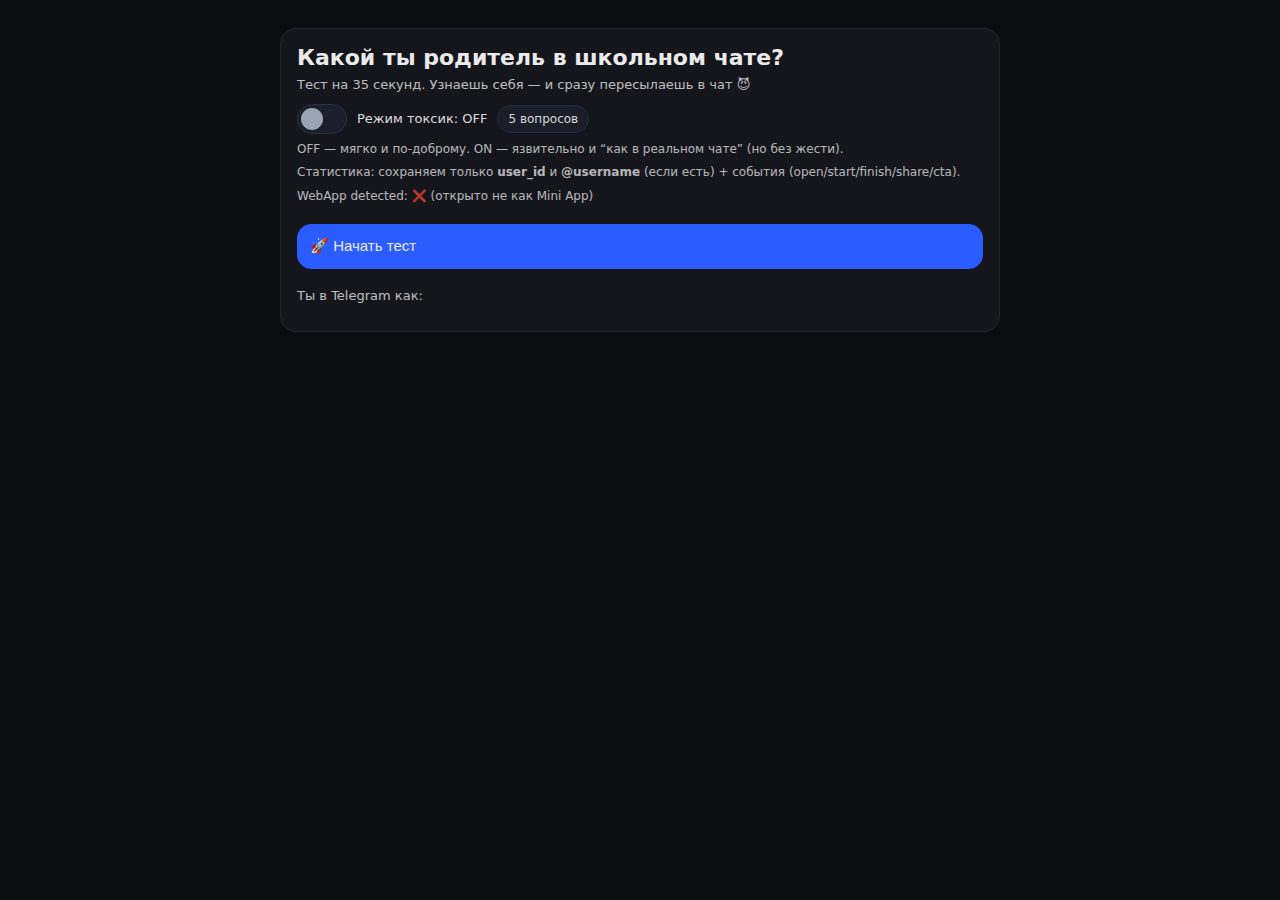
<file: index.html>
<!doctype html>
<html lang="ru">
<head>
  <meta charset="UTF-8" />
  <meta name="viewport" content="width=device-width, initial-scale=1.0"/>
  <title>Какой ты родитель в школьном чате?</title>
  <script src="https://telegram.org/js/telegram-web-app.js"></script>
  <style>
    body{font-family:system-ui,-apple-system,Segoe UI,Roboto,Arial; margin:0; background:#0b0c10; color:#eaeaea}
    .wrap{max-width:720px; margin:0 auto; padding:16px}
    .card{background:#14161c; border:1px solid #222533; border-radius:16px; padding:16px; margin:12px 0}
    h1{font-size:22px; margin:0 0 6px}
    .muted{opacity:.78; font-size:13px; line-height:1.35}
    .q{font-size:18px; line-height:1.25; margin:0 0 12px}
    .btn{width:100%; text-align:left; border:1px solid #2a2f40; background:#10121a; color:#eaeaea;
         border-radius:14px; padding:12px 12px; margin:8px 0; cursor:pointer; font-size:15px; line-height:1.25}
    .btn:hover{border-color:#3a415a}
    .row{display:flex; gap:10px; flex-wrap:wrap}
    .pill{background:#1b1f2b; border:1px solid #2a2f40; border-radius:999px; padding:6px 10px; font-size:12px; opacity:.9}
    .actions{display:flex; gap:10px; flex-wrap:wrap}
    .primary{background:#2b5cff; border-color:#2b5cff}
    .primary:hover{filter:brightness(1.05)}
    .small{font-size:13px}
    a{color:#8fb3ff}
    .divider{height:1px; background:#222533; margin:14px 0}
    .hint{font-size:12px; opacity:.75; line-height:1.3}

    /* avatars */
    .avatarRow{display:flex; align-items:center; gap:12px}
    .avatar{
      width:64px; height:64px; border-radius:999px;
      border:1px solid #2a2f40;
      background:#0f1118;
      display:flex; align-items:center; justify-content:center;
      overflow:hidden; flex:0 0 64px;
      box-shadow:0 10px 25px rgba(0,0,0,.25);
    }
    .typeTag{font-size:12px; opacity:.82; margin-top:4px}

    /* toggle */
    .toggle{display:flex; align-items:center; gap:10px; margin-top:10px}
    .switch{position:relative; width:48px; height:28px; background:#1b1f2b; border:1px solid #2a2f40; border-radius:999px; cursor:pointer}
    .knob{position:absolute; top:3px; left:3px; width:22px; height:22px; border-radius:999px; background:#9aa4b2; transition:all .15s ease}
    .switch.on{background:#2b5cff; border-color:#2b5cff}
    .switch.on .knob{left:23px; background:white}
    .toggleLabel{font-size:13px; opacity:.92}
  </style>
</head>
<body>
  <div class="wrap">

    <!-- START -->
    <div class="card" id="screen-start">
      <h1>Какой ты родитель в школьном чате?</h1>
      <div class="muted">Тест на 35 секунд. Узнаешь себя — и сразу пересылаешь в чат 😈</div>

      <div class="toggle">
        <div class="switch" id="toxicSwitch" role="switch" aria-checked="false"><div class="knob"></div></div>
        <div class="toggleLabel" id="toxicLabel">Режим токсик: OFF</div>
        <div class="pill">5 вопросов</div>
      </div>
      <div class="hint" id="toxicExplain" style="margin-top:8px">
        OFF — мягко и по-доброму. ON — язвительно и “как в реальном чате” (но без жести).
      </div>

      <div class="hint" style="margin-top:8px">
        Статистика: сохраняем только <b>user_id</b> и <b>@username</b> (если есть) + события (open/start/finish/share/cta).
      </div>

      <div class="hint" style="margin-top:8px" id="webappHint"></div>

      <div style="height:12px"></div>
      <button class="btn primary" id="startBtn" onclick="startTest()">🚀 Начать тест</button>

      <div class="muted small" id="userHint" style="margin-top:10px"></div>
      <div class="muted small" id="errBox" style="margin-top:10px; white-space:pre-wrap;"></div>
    </div>

    <!-- QUIZ -->
    <div class="card" id="screen-quiz" style="display:none">
      <div class="row" style="justify-content:space-between; align-items:center">
        <div class="pill" id="progressPill">Вопрос 1/5</div>
        <div class="pill" id="microPill">ещё 4 клика до диагноза</div>
      </div>
      <div style="height:12px"></div>
      <div class="q" id="qText"></div>
      <div id="answers"></div>
    </div>

    <!-- ACCURACY -->
    <div class="card" id="screen-accuracy" style="display:none">
      <h1>Хочешь точнее? 🎯</h1>
      <div class="muted">
        “Точность” добавит ещё <b>2 вопроса</b> и уменьшит ничьи между типами.
      </div>
      <div class="divider"></div>
      <div class="hint">
        Что даёт точность:
        <ul style="margin:8px 0 0; padding-left:18px; line-height:1.4">
          <li>реже будет “на грани с другим типом”</li>
          <li>лучше ловит “престижника / социализатора / инфантилизированного”</li>
          <li>результат более “узнаваемый” для пересылки</li>
        </ul>
      </div>
      <div style="height:12px"></div>
      <div class="actions">
        <button class="btn primary" id="accuracyBtn">🎯 Уточнить (+2 вопроса)</button>
        <button class="btn" id="skipAccuracyBtn">⚡ Показать результат сейчас</button>
      </div>
      <div class="muted small" style="margin-top:10px">Спойлер: +2 вопроса — это ещё ~12 секунд.</div>
    </div>

    <!-- RESULT -->
    <div class="card" id="screen-result" style="display:none">
      <h1 id="rTitle">Ты — ...</h1>
      <div class="muted" id="rSubtitle"></div>

      <div style="height:12px"></div>
      <div class="card" style="margin:0; background:#10121a" id="rBody"></div>

      <div style="height:12px"></div>
      <div class="actions">
        <button class="btn primary" id="shareBtn">📣 Переслать в школьный чат</button>
        <button class="btn" id="memeBtn">🧾 Скопировать короткий мем</button>
        <button class="btn" id="restartBtn">🔁 Пройти заново</button>
        <button class="btn" id="ctaBtn">🎯 Узнать про АйДаКемп</button>
      </div>

      <div class="muted small" style="margin-top:10px">
        Поделиться: мы копируем текст в буфер. Скрин тоже считается 😉
      </div>
    </div>

  </div>

<script>
  // ===== Telegram init =====
  const tg = window.Telegram?.WebApp;
  try {
    if (tg) {
      tg.expand();
      tg.ready();
      tg.setHeaderColor?.("#0b0c10");
      tg.setBackgroundColor?.("#0b0c10");
    }
  } catch (e) {}

  // ✅ Settings
  const BOT_USERNAME = "schoolchat1_bot";     // @schoolchat1_bot
  const CTA_URL = "https://aidacamp.ru/";     // АйДаКемп
  const APP_DEEPLINK = () => `https://t.me/${BOT_USERNAME}?startapp=schoolchat`;

  // ✅ Stats URL (WORKING)
  const STATS_URL = "https://script.google.com/macros/s/AKfycbyKYHYE-05LcVAG-_bQFRwQgh6CkCA51IlfbTut5rH8BzluATdhtxd7-7pzAgislzqQ/exec";

  // ===== refs =====
  const screens = {
    start: document.getElementById("screen-start"),
    quiz: document.getElementById("screen-quiz"),
    accuracy: document.getElementById("screen-accuracy"),
    result: document.getElementById("screen-result"),
  };

  const qText = document.getElementById("qText");
  const answersEl = document.getElementById("answers");
  const progressPill = document.getElementById("progressPill");
  const microPill = document.getElementById("microPill");
  const userHint = document.getElementById("userHint");
  const webappHint = document.getElementById("webappHint");

  const rTitle = document.getElementById("rTitle");
  const rSubtitle = document.getElementById("rSubtitle");
  const rBody = document.getElementById("rBody");

  const shareBtn = document.getElementById("shareBtn");
  const memeBtn = document.getElementById("memeBtn");
  const restartBtn = document.getElementById("restartBtn");
  const ctaBtn = document.getElementById("ctaBtn");

  const toxicSwitch = document.getElementById("toxicSwitch");
  const toxicLabel = document.getElementById("toxicLabel");
  const toxicExplain = document.getElementById("toxicExplain");

  const accuracyBtn = document.getElementById("accuracyBtn");
  const skipAccuracyBtn = document.getElementById("skipAccuracyBtn");

  // ===== Visible error log =====
  const errBox = document.getElementById("errBox");
  function logErr(msg){
    if (!errBox) return;
    errBox.textContent += (errBox.textContent ? "\n" : "") + msg;
  }
  window.onerror = (msg) => logErr("JS error: " + msg);
  window.onunhandledrejection = (e) => logErr("Promise error: " + (e.reason?.message || e.reason || "unknown"));

  // ===== WebApp diagnostics =====
  function hasTgUser() {
    const u = tg?.initDataUnsafe?.user;
    return !!(u && u.id);
  }

  // ===== user payload =====
  function getTgUser() {
    const u = tg?.initDataUnsafe?.user || {};
    return {
      user_id: u.id || null,
      username: u.username ? `@${u.username}` : null,
      first_name: u.first_name || null,
      last_name: u.last_name || null,
      platform: tg?.platform || "unknown",
      chat_type: tg?.initDataUnsafe?.chat_type || null,
    };
  }

  // ===== stats tracking =====
  let currentResultId = null;
  let toxicMode = false;
  let usedAccuracy = false;
  let questions = [];

  async function track(event, extra = {}) {
    try {
      const u = getTgUser();
      const payload = {
        event,
        bot: BOT_USERNAME,
        ...u,
        toxic: toxicMode,
        accuracy: usedAccuracy,
        result: currentResultId,
        question_count: questions.length,
        extra
      };

      // ✅ IMPORTANT: no headers => no preflight => Apps Script receives POST reliably
      await fetch(STATS_URL, {
        method: "POST",
        body: JSON.stringify(payload),
        keepalive: true
      });
    } catch (e) {
      // optional: logErr("track failed: " + (e?.message || e));
    }
  }

  function trackOpenWhenReady() {
    const startedAt = Date.now();

    const tick = () => {
      if (hasTgUser()) {
        track("open", { tg: true, waited_ms: Date.now() - startedAt });
        return;
      }
      if (Date.now() - startedAt > 2000) {
        track("open", {
          tg: !!tg,
          platform: tg?.platform || null,
          has_initData: !!tg?.initData,
          initData_len: tg?.initData ? tg.initData.length : 0,
          initKeys: tg?.initDataUnsafe ? Object.keys(tg.initDataUnsafe) : [],
          reason: "no_initDataUnsafe_user_after_2s"
        });
        return;
      }
      setTimeout(tick, 150);
    };

    tick();
  }

  // ===== toxic toggle =====
  function setToxic(on){
    toxicMode = !!on;
    if (toxicMode) {
      toxicSwitch.classList.add("on");
      toxicSwitch.setAttribute("aria-checked","true");
      toxicLabel.textContent = "Режим токсик: ON";
      toxicExplain.textContent = "ON — язвительные формулировки результата и “как в чате”. OFF — мягко и по-доброму.";
    } else {
      toxicSwitch.classList.remove("on");
      toxicSwitch.setAttribute("aria-checked","false");
      toxicLabel.textContent = "Режим токсик: OFF";
      toxicExplain.textContent = "OFF — мягко и по-доброму. ON — язвительно и “как в реальном чате” (но без жести).";
    }
    track("toxic_toggle", { on: toxicMode });
  }
  toxicSwitch.addEventListener("click", () => setToxic(!toxicMode));
  setToxic(false);

  // ===== Types (12) =====
  const TYPES = [
    mkType("investor","Родитель-Инвестор","📈","INV","«Образование = капитализация ребёнка»",
      "Ты покупаешь траекторию, среду и результат.",
      ["Спрашиваешь про навыки, проекты и окружение.","Не торгуешься ради галочки.","Смотришь на долгосрок."],
      "Сильная сторона: дальнозоркость и ценность.",
      "Риск: превратить ребёнка в “стартап”.",
      "Триггер: проектная смена, защита проектов, сильные наставники.",
      "Ты: «где ROI и дорожная карта ребёнка на 3 года?»",
      ["Сначала траектория. Потом эмоции.","Ты покупаешь среду, а не “анимацию”.","Любишь, когда всё можно измерить."],
      "Сильная сторона: взрослая логика выбора.",
      "Риск: “передизайнить” детство.",
      "Дай 1 зону свободы: пусть ребёнок сам выберет часть активностей."
    ),
    mkType("econom","Родитель-Эконом","🧮","ECO","«А почему так дорого?»",
      "Ты защищаешь бюджет как спецназ.",
      ["Сравниваешь варианты и пакеты.","Любишь прозрачные цены и что входит.","Покупаешь, когда ценность доказали."],
      "Сильная сторона: рациональность.",
      "Риск: “дешевле” иногда выходит дороже.",
      "Триггер: цифры, сравнение, что входит в стоимость.",
      "Ты: «а можно то же самое, но бесплатно?»",
      ["Смета — твоя религия.","Промокоды находишь в темноте.","Маркетинг видишь за километр."],
      "Сильная сторона: холодная голова.",
      "Риск: можешь упустить лучший вариант по среде.",
      "Смотри не только на цену: безопасность/команда/программа."
    ),
    mkType("insurer","Родитель-Страхователь","🛡️","SAFE","«А если он упадёт?!»",
      "Ты менеджер рисков. И это полезно всем.",
      ["Спросишь про регламенты и безопасность.","Любишь прозрачность процессов.","Покупаешь, когда всё спокойно объяснили."],
      "Сильная сторона: ответственность.",
      "Риск: тревога съедает радость.",
      "Триггер: документы, правила, медсопровождение.",
      "Ты: «пока не увижу регламент — ребёнок не дышит»",
      ["“А вдруг” — фоновый процесс.","Телефон/контакты/аптечка — всё должно быть.","Ты знаешь все страшилки."],
      "Сильная сторона: безопасность на первом месте.",
      "Риск: вечный режим ЧС.",
      "Проси факты — и закрывай вопрос, не докручивай бесконечно."
    ),
    mkType("overloaded","Родитель-Перегруженный","⚡","FAST","«Ссылку. Оплатить. Готово.»",
      "У тебя созвоны жрут жизнь. Нужна 1 кнопка.",
      ["Покупаешь быстро, если путь без трения.","Не читаешь простыни.","Выбор — по принципу “сделайте за меня”."],
      "Сильная сторона: скорость решений.",
      "Риск: пропустить детали.",
      "Триггер: “под ключ”, один линк, один шаг.",
      "Ты: «ещё один чат — и я ухожу в монастырь»",
      ["40 строк текста — физическая боль.","Если надо думать — ты уже на созвоне.","Любишь, когда всё сделано за тебя."],
      "Сильная сторона: эффективность.",
      "Риск: “лишь бы быстро” иногда кусается.",
      "Держи мини-чеклист на 30 секунд — и всё."
    ),
    mkType("overheated","Родитель-Перегретый","🧠","BRAIN","«Я почитал(а) 8 форумов…»",
      "Ты в курсе всего. Иногда даже слишком.",
      ["Задаёшь много вопросов.","Сравниваешь методики и подходы.","Покупаешь, когда отвечают фактами."],
      "Сильная сторона: глубина.",
      "Риск: утонуть в выборе.",
      "Триггер: спокойные ответы + факты + примеры.",
      "Ты: «у меня 47 уточнений, держитесь»",
      ["Идеальный лагерь существует… в теории.","Любишь докопаться до сути.","Тебя не продавишь эмоцией."],
      "Сильная сторона: критическое мышление.",
      "Риск: вечное “ещё чуть-чуть почитаю”.",
      "Ограничи ресёрч таймером: 30 минут — и решение."
    ),
    mkType("compensator","Родитель-Компенсатор","❤️","LOVE","«У меня этого не было — у него будет»",
      "Ты даёшь ребёнку “лучшее детство”.",
      ["Легко покупаешь, если резонирует история.","Любишь рост и смысл.","Становишься очень лояльным."],
      "Сильная сторона: щедрость и забота.",
      "Риск: перегрузить ожиданиями.",
      "Триггер: личная история, развитие, проектность.",
      "Ты: «возьмём всё. Пусть будет лучше, чем у меня»",
      ["Ты компенсируешь быстро и щедро.","Тебе важен смысл.","Любишь “чтобы горели глаза”."],
      "Сильная сторона: мощная мотивация.",
      "Риск: ребёнок может устать от “лучшего”.",
      "Добавь отдых как обязательный пункт программы."
    ),
    mkType("infantilized","Родитель-Инфантилизированный","🫠","HELP","«А вы скажите, что нам лучше»",
      "Ты устал(а) от решений. Тебе нужен “пакет”.",
      ["Любишь, когда рекомендуют вместо тебя.","Спрашиваешь “а что выбрать?”","Покупаешь по принципу “готовое решение”."],
      "Сильная сторона: доверие.",
      "Риск: зависимость от чужого мнения.",
      "Триггер: подбор “под ребёнка” и короткий путь.",
      "Ты: «я не выбираю. я соглашаюсь»",
      ["Хочешь кнопку “сделайте правильно”.","Боишься ошибиться.","Любишь примеры “как у знакомых”."],
      "Сильная сторона: гибкость.",
      "Риск: легко манипулировать.",
      "Попроси 2-3 варианта и критерий выбора — и решай."
    ),
    mkType("socializer","Родитель-Социализатор","🫂","TEAM","«Главное — чтобы были свои»",
      "Ты выбираешь окружение и комьюнити.",
      ["Смотришь, где друзья и команда.","Важно, чтобы ребёнок социализировался.","Любишь атмосферу и “своих”."],
      "Сильная сторона: внимание к среде.",
      "Риск: недооценить программу.",
      "Триггер: комьюнити, тимбилдинг, отрядная жизнь.",
      "Ты: «куда идут наши? мне туда же»",
      ["Окружение решает.","Тебя конвертит атмосфера.","Сильный страх — “будет один”."],
      "Сильная сторона: эмпатия.",
      "Риск: “главное друзья” может победить пользу.",
      "Смотри баланс: среда + навыки."
    ),
    mkType("prestige","Родитель-Престижник","💎","VIP","«Чтобы не стыдно»",
      "Статус — твой компас.",
      ["Любишь бренды, награды, партнёрства.","Тебе важно “уровень”.","Смотришь на репутацию."],
      "Сильная сторона: вкус и стандарты.",
      "Риск: переплатить за “обложку”.",
      "Триггер: публичность, награды, партнёры, кейсы.",
      "Ты: «делаем красиво и ДОРОГО»",
      ["Статус решает.","Тебя цепляет “официально/партнёр/в реестре”.","Хочешь, чтобы было “как надо”."],
      "Сильная сторона: высокий стандарт.",
      "Риск: иногда это просто понты.",
      "Проси факты: что за этим статусом стоит на деле."
    ),
    mkType("leave_me","Родитель «Отстаньте-от-меня»","🧘","ZEN","«Я просто хочу тишины»",
      "Тебе нужен отдых всем: и ребёнку, и тебе.",
      ["Ты выключаешь уведомления.","Покупаешь поздно — когда мест уже нет.","Любишь “чтобы ребёнок был занят”."],
      "Сильная сторона: честность.",
      "Риск: упустить хорошие варианты.",
      "Триггер: “всё включено”, без лишних действий.",
      "Ты: «не трогайте меня и будет мир»",
      ["Чаты — боль.","Решения — позже.","Тишина — цель."],
      "Сильная сторона: умение не драматизировать.",
      "Риск: откладывание до последнего.",
      "Лайфхак: поставь напоминание про выбор заранее."
    ),
    mkType("planner","Родитель-Проектировщик","📋","PLAN","«Лагерь — строка в Excel»",
      "У тебя план. И у плана есть план.",
      ["Любишь структуру и тайминг.","Собираешь всё в таблицы.","Выбираешь логикой."],
      "Сильная сторона: системность.",
      "Риск: перегрузить расписанием.",
      "Триггер: расписание, программа, чёткие этапы.",
      "Ты: «сделаю табличку и всем раздам роли»",
      ["Ты спасатель чата.","Всё должно быть по полочкам.","Ты любишь контроль."],
      "Сильная сторона: порядок.",
      "Риск: усталость от собственного контроля.",
      "Оставь 1 “хаос-окно” в неделю — для жизни."
    ),
    mkType("skeptic","Родитель-Скептик","🕵️","PROOF","«Документы где?»",
      "Ты фильтр от маркетинга. Веришь только фактам.",
      ["Проверяешь договоры/документы/отзывы.","Не ведёшься на “честно-честно”.","Купив — становишься лояльным."],
      "Сильная сторона: защита от ерунды.",
      "Риск: “не купить никогда”.",
      "Триггер: доказательства, прозрачность, конкретика.",
      "Ты: «пока не докажете — это фейк»",
      ["Слова не считаются.","Вопросы — твоя суперсила.","Подвох видишь в каждом “добрый день”."],
      "Сильная сторона: честный отбор.",
      "Риск: отсеять хорошее вместе с плохим.",
      "Определи 3 критерия “достаточно доказано” и останавливайся."
    ),
  ];

  function mkType(id,name,emoji,label,meme,softTitle,softBullets,softStrength,softRisk,softTip,toxTitle,toxBullets,toxStrength,toxRisk,toxTip){
    return {
      id, name, emoji, label, meme,
      short: `Я — ${emoji} ${name}. ${meme}`,
      soft:{ title:softTitle, bullets:softBullets, strengths:softStrength, risks:softRisk, tip:softTip },
      toxic:{ title:toxTitle, bullets:toxBullets, strengths:toxStrength, risks:toxRisk, tip:toxTip }
    };
  }

  // ===== SVG avatars =====
  const TYPE_SVG = Object.fromEntries(
    TYPES.map(t => [t.id, svgCoin(t.label, t.emoji, pickAccent(t.id).accent, pickAccent(t.id).deep)])
  );

  function pickAccent(id){
    const map = {
      investor:{accent:"#2b5cff",deep:"#0b1b3a"},
      econom:{accent:"#00c2a8",deep:"#052a25"},
      insurer:{accent:"#22c55e",deep:"#062612"},
      overloaded:{accent:"#f59e0b",deep:"#2a1600"},
      overheated:{accent:"#a855f7",deep:"#20072f"},
      compensator:{accent:"#ef4444",deep:"#2a0606"},
      infantilized:{accent:"#60a5fa",deep:"#071a2f"},
      socializer:{accent:"#10b981",deep:"#06261f"},
      prestige:{accent:"#eab308",deep:"#2a1f00"},
      leave_me:{accent:"#94a3b8",deep:"#0a1220"},
      planner:{accent:"#38bdf8",deep:"#062433"},
      skeptic:{accent:"#f97316",deep:"#2a1206"},
    };
    return map[id] || {accent:"#64748b",deep:"#0b1020"};
  }

  function svgCoin(label, emoji, accent, deep) {
    const gid = label.replace(/[^a-z0-9]/gi,'');
    return `
<svg width="64" height="64" viewBox="0 0 64 64" xmlns="http://www.w3.org/2000/svg" aria-label="${label}">
  <defs>
    <radialGradient id="g1-${gid}" cx="30%" cy="25%" r="70%">
      <stop offset="0%" stop-color="${accent}" stop-opacity="0.95"/>
      <stop offset="55%" stop-color="${deep}" stop-opacity="0.98"/>
      <stop offset="100%" stop-color="#070812" stop-opacity="1"/>
    </radialGradient>
    <linearGradient id="ring-${gid}" x1="0" y1="0" x2="1" y2="1">
      <stop offset="0%" stop-color="rgba(255,255,255,.40)"/>
      <stop offset="35%" stop-color="rgba(255,255,255,.10)"/>
      <stop offset="100%" stop-color="rgba(0,0,0,.35)"/>
    </linearGradient>
  </defs>

  <circle cx="32" cy="32" r="29" fill="url(#g1-${gid})"/>
  <circle cx="32" cy="32" r="28" fill="none" stroke="url(#ring-${gid})" stroke-width="2"/>
  <circle cx="32" cy="32" r="20.5" fill="rgba(0,0,0,.18)" stroke="rgba(255,255,255,.14)" stroke-width="1.2"/>

  <text x="32" y="36" text-anchor="middle" font-size="22"
        font-family="system-ui,Apple Color Emoji,Segoe UI Emoji">${emoji}</text>
  <text x="32" y="54" text-anchor="middle" font-size="9.5" letter-spacing="1"
        font-family="system-ui,Segoe UI,Roboto,Arial" fill="rgba(255,255,255,.78)">${label}</text>

  <path d="M14 20 C20 10, 38 8, 50 18 C40 14, 26 14, 14 20 Z" fill="rgba(255,255,255,.12)"/>
</svg>`;
  }

  function renderAvatar(typeId){
    const svg = TYPE_SVG[typeId] || svgCoin("TYPE","🙂","#64748b","#0b1020");
    return `<div class="avatar">${svg}</div>`;
  }

  // ===== Questions =====
  const BASE_QUESTIONS = [
    {
      q: "«Скидываемся на шторы. 1500 до 18:00»",
      a: [
        { t:"Перевёл(а) молча. Я — терминал. ⚡", s:{ overloaded:2 } },
        { t:"Где смета/КП/чеки? Почему 1500? 🕵️", s:{ skeptic:2, econom:1 } },
        { t:"Найду лучше: блэкаут, отзывы, доставка. 📋", s:{ planner:2, investor:1 } },
        { t:"Главное: безопасно/аллергии/регламенты. 🛡️", s:{ insurer:2 } },
        { t:"Дорого. Дайте 3 альтернативы и промо. 🧮", s:{ econom:2 } },
      ]
    },
    {
      q: "В чат заходит простыня на 40 строк: «ВАЖНО!!!»",
      a: [
        { t:"Коротко: что сделать и до какого времени? ⏱️", s:{ overloaded:2 } },
        { t:"Вижу противоречия. Уточню и проверю факты. 🕵️", s:{ skeptic:2 } },
        { t:"Составлю план/табличку и раздам роли. 📋", s:{ planner:2 } },
        { t:"Я на созвоне. Вернусь… когда-нибудь. 🫠", s:{ leave_me:1, overloaded:1, infantilized:1 } },
        { t:"Скину исследование/ссылку и “как правильно”. 🧠", s:{ overheated:2 } },
      ]
    },
    {
      q: "Учитель: «Ваш ребёнок отвлекается на телефоне»",
      a: [
        { t:"Забирайте телефон. И зарядку тоже. 🛡️", s:{ insurer:2 } },
        { t:"Дайте факты: когда, сколько, динамика за месяц. 🕵️", s:{ skeptic:2, planner:1 } },
        { t:"Ссылку на решение: выбрал(а) → оплатил(а). ⚡", s:{ overloaded:2 } },
        { t:"Это про траекторию и среду. Нужен проект. 📈", s:{ investor:2 } },
        { t:"Компенсирую: пусть будет лучше, чем у меня. ❤️", s:{ compensator:2 } },
      ]
    },
    {
      q: "В чат кинули: «IT-лагерь. Скидка до завтра»",
      a: [
        { t:"Сравню 12 вариантов. Найду дешевле + промо. 🧮", s:{ econom:2 } },
        { t:"Навыки/проекты/окружение на выходе? 📈", s:{ investor:2 } },
        { t:"Ссылка → оплатить → не пишите мне больше. ⚡", s:{ overloaded:2 } },
        { t:"Документы? договор? реестр? отзывы? фото? 🕵️", s:{ skeptic:2 } },
        { t:"Куда идут наши/друзья? Мне важно комьюнити. 🫂", s:{ socializer:2 } },
      ]
    },
    {
      q: "Твой режим в школьном чате — это…",
      a: [
        { t:"«Ссылку. Оплатить. Готово.» ⚡", s:{ overloaded:2 } },
        { t:"«Добрый день. Уточните, пожалуйста…» 🕵️", s:{ skeptic:2 } },
        { t:"«Почему так дорого? Дайте альтернативы.» 🧮", s:{ econom:2 } },
        { t:"«Где траектория, результат и окружение?» 📈", s:{ investor:2 } },
        { t:"«Главное — комьюнити и свои люди.» 🫂", s:{ socializer:2 } },
      ]
    },
  ];

  const ACCURACY_QUESTIONS = [
    {
      q: "Родком: «Надо выбрать подарок учителю»",
      a: [
        { t:"Минималка. Учитель молодец, но ипотека тоже. 🧮", s:{ econom:2 } },
        { t:"Сделаем статусно: чтобы не стыдно перед людьми. 💎", s:{ prestige:2 } },
        { t:"Я всё оформлю: бюджет, голосование, протокол. 📋", s:{ planner:2 } },
        { t:"А это вообще ок юридически? Без скандалов? 🕵️", s:{ skeptic:2 } },
        { t:"Мне бы тишины. Дайте итог и номер карты. 🧘", s:{ leave_me:2 } },
      ]
    },
    {
      q: "Кто-то пишет: «А что нам лучше выбрать?»",
      a: [
        { t:"Подберу “пакет”: 2 варианта и критерий. 📋", s:{ planner:2 } },
        { t:"Скажите сами, что лучше. Я боюсь ошибиться. 🫠", s:{ infantilized:2 } },
        { t:"Цель → навыки → среда → план. И поехали. 📈", s:{ investor:2 } },
        { t:"Сначала докажите, что это не ерунда. Документы? 🕵️", s:{ skeptic:2 } },
        { t:"Пусть будет лучшее. У меня этого не было. ❤️", s:{ compensator:2 } },
      ]
    },
  ];

  // ===== quiz state =====
  let idx = 0;
  let score = {};

  function show(screen) {
    Object.values(screens).forEach(s => s.style.display = "none");
    screens[screen].style.display = "block";
  }

  function addScore(map) {
    for (const [k,v] of Object.entries(map)) score[k] = (score[k]||0) + v;
  }

  function renderQuestion() {
    const q = questions[idx];
    const total = questions.length;
    progressPill.textContent = `Вопрос ${idx+1}/${total}`;
    microPill.textContent = `ещё ${Math.max(0,total-(idx+1))} клика до диагноза`;
    qText.textContent = q.q;

    answersEl.innerHTML = "";
    q.a.forEach((opt) => {
      const b = document.createElement("button");
      b.className = "btn";
      b.textContent = opt.t;
      b.onclick = () => {
        track("answer", { q_index: idx, option: opt.t });
        addScore(opt.s);
        idx++;

        if (!usedAccuracy && idx === BASE_QUESTIONS.length) {
          track("accuracy_offer");
          show("accuracy");
          return;
        }

        if (idx < total) renderQuestion();
        else renderResult();
      };
      answersEl.appendChild(b);
    });
  }

  function top2Types() {
    const entries = TYPES.map(t => [t.id, score[t.id] || 0]);
    entries.sort((a,b)=>b[1]-a[1]);
    const [t1, t2] = entries;
    return { t1, t2 };
  }

  function buildResultText(best, second, delta, short=false) {
    const add = (delta <= 1 && second) ? ` (и чуть-чуть ${second.name})` : "";
    if (short) {
      return `Я — ${best.emoji} ${best.name}${add}. ${best.meme} 😈  @${BOT_USERNAME}`;
    }
    return `Я прошёл(ла) тест «Какой ты родитель в школьном чате?» 😈
Результат: ${best.name}${add}
${best.meme}

Пройди тоже: ${APP_DEEPLINK()}`;
  }

  function renderResult() {
    const { t1, t2 } = top2Types();
    const best = TYPES.find(x=>x.id===t1[0]) || TYPES[0];
    const second = TYPES.find(x=>x.id===t2[0]) || null;
    const delta = (t1[1] - (t2?.[1] ?? 0));

    currentResultId = best.id;

    const mode = toxicMode ? "toxic" : "soft";
    const d = best[mode];

    rTitle.textContent = `Ты — ${best.name}`;
    rSubtitle.textContent =
      (toxicMode ? `Режим токсик: ON • ${best.meme}` : best.meme) +
      (usedAccuracy ? " • точность включена" : "");

    const bullets = d.bullets.map(x => `<li style="margin:6px 0">${x}</li>`).join("");

    rBody.innerHTML = `
      <div class="avatarRow">
        ${renderAvatar(best.id)}
        <div>
          <div style="font-size:16px; line-height:1.25; font-weight:800">${d.title}</div>
          <div class="typeTag">${best.meme}</div>
        </div>
      </div>

      <div class="divider"></div>

      <ul style="margin:0; padding-left:18px; font-size:15px; line-height:1.45">
        ${bullets}
      </ul>

      <div class="divider"></div>

      <div style="font-size:14px; line-height:1.45">
        <div><b>${d.strengths}</b></div>
        <div style="margin-top:8px"><b>${d.risks}</b></div>
        <div style="margin-top:10px" class="muted">${d.tip}</div>
      </div>

      ${delta <= 1 && second ? `
        <div class="divider"></div>
        <div class="muted small">Ты на грани с:</div>
        <div class="avatarRow" style="margin-top:8px">
          ${renderAvatar(second.id)}
          <div>
            <div style="font-size:14px; font-weight:700">${second.name}</div>
            <div class="typeTag">${second.meme}</div>
          </div>
        </div>
      ` : ``}

      <div class="divider"></div>
      <div class="muted small">📸 Скринь и кидай в чат. Это легально.</div>
      <div class="muted small">🎯 Хочешь “готовое решение” — жми АйДаКемп.</div>
    `;

    show("result");
    track("finish", { best: best.id, second: second?.id || null, delta, score });

    try {
      if (tg?.MainButton) {
        tg.MainButton.setText("📣 Поделиться");
        tg.MainButton.show();
        tg.MainButton.onClick(() => doShare(false));
      }
    } catch (e) {}
  }

  async function doShare(short=false) {
    const { t1, t2 } = top2Types();
    const best = TYPES.find(x=>x.id===t1[0]) || TYPES[0];
    const second = TYPES.find(x=>x.id===t2[0]) || null;
    const delta = (t1[1] - (t2?.[1] ?? 0));
    const text = buildResultText(best, second, delta, short);

    track(short ? "meme_copy" : "share", { short });

    try {
      await navigator.clipboard.writeText(text);
      tg?.showPopup?.({
        title:"Скопировано",
        message: short ? "Короткий мем в буфере. Вставь в чат 😈" : "Текст результата в буфере. Вставь в чат 😄",
        buttons:[{type:"ok"}]
      });
    } catch {
      tg?.showPopup?.({ title:"Не вышло скопировать", message:"Скопируй вручную и отправь в чат.", buttons:[{type:"ok"}] });
    }
  }

  // ===== Accuracy actions =====
  accuracyBtn.onclick = () => {
    usedAccuracy = true;
    questions = [...BASE_QUESTIONS, ...ACCURACY_QUESTIONS];
    track("accuracy_on");
    show("quiz");
    renderQuestion();
  };

  skipAccuracyBtn.onclick = () => {
    usedAccuracy = false;
    track("accuracy_skip");
    renderResult();
  };

  // ===== Start =====
  window.startTest = function startTest() {
    score = {};
    idx = 0;
    usedAccuracy = false;
    currentResultId = null;
    questions = [...BASE_QUESTIONS];

    show("quiz");
    track("start", { tg_user_present: hasTgUser() });
    renderQuestion();
  };

  // Buttons
  shareBtn.onclick = () => doShare(false);
  memeBtn.onclick = () => doShare(true);

  restartBtn.onclick = () => {
    track("restart");
    show("start");
  };

  ctaBtn.onclick = () => {
    track("cta_click");
    try {
      if (tg?.openLink) tg.openLink(CTA_URL);
      else window.location.href = CTA_URL;
    } catch {
      window.location.href = CTA_URL;
    }
  };

  // ===== init UI hints =====
  const u = getTgUser();
  userHint.textContent = u.username
    ? `Ты в Telegram как: ${u.first_name || ""} ${u.last_name || ""} (${u.username})`.trim()
    : `Ты в Telegram как: ${u.first_name || ""} ${u.last_name || ""}`.trim();

  webappHint.textContent =
    (tg ? `WebApp detected: ✅ (${tg.platform || "unknown"})` : `WebApp detected: ❌ (открыто не как Mini App)`);

  // ✅ Track open when user is ready (or diagnose)
  trackOpenWhenReady();
</script>
</body>
</html>
</file>
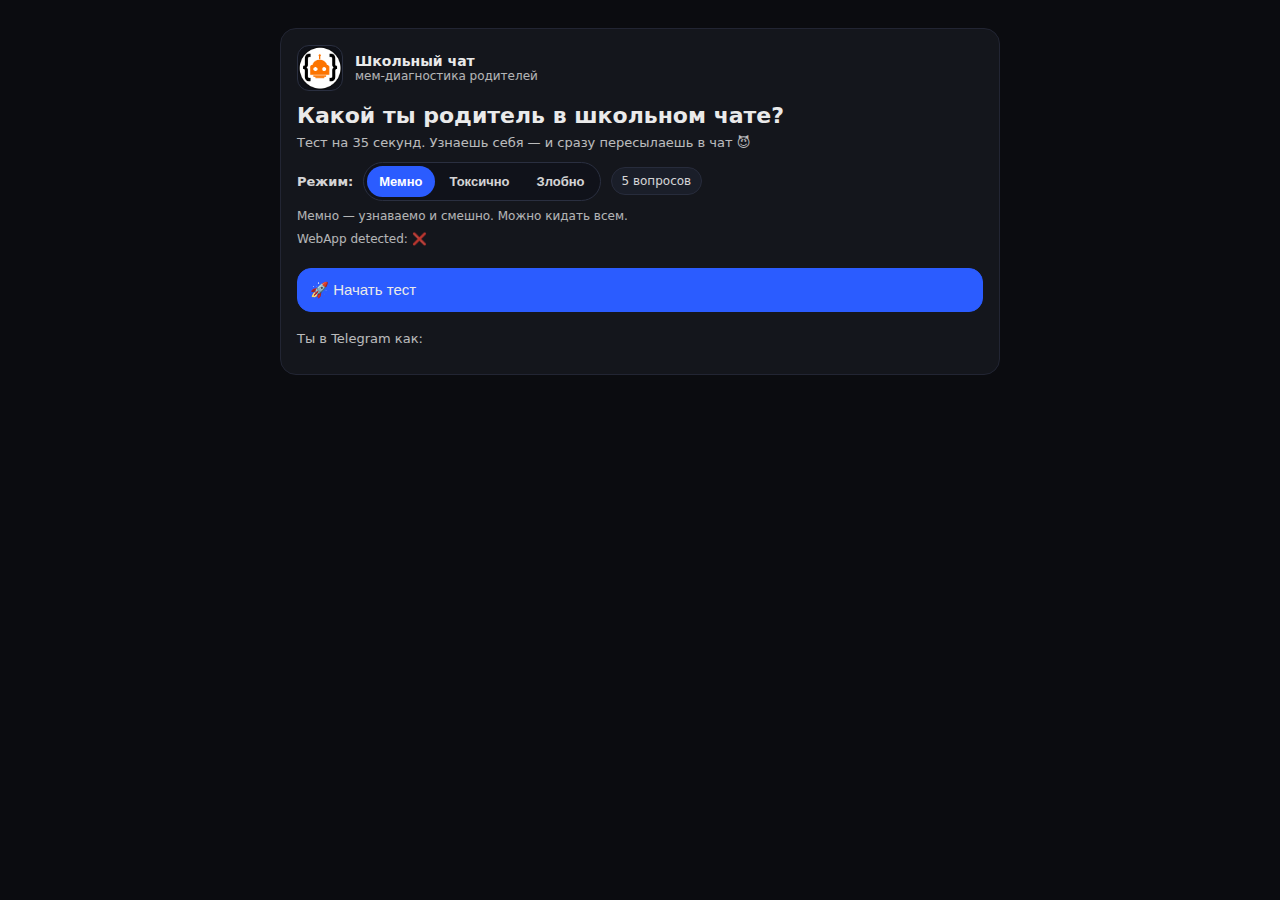
<file: public/index.html>
<!doctype html>
<html lang="ru">
<head>
  <meta charset="UTF-8" />
  <meta name="viewport" content="width=device-width, initial-scale=1.0"/>
  <title>Какой ты родитель в школьном чате?</title>

  <script src="https://telegram.org/js/telegram-web-app.js"></script>
  <link rel="stylesheet" href="css/styles.css" />
</head>
<body>
  <div class="wrap">

    <!-- START -->
    <div class="card" id="screen-start">
      <div class="brandRow">
        <img class="brandLogo" src="assets/logo.png" alt="logo" />
        <div class="brandText">
          <div class="brandTitle">Школьный чат</div>
          <div class="brandSub">мем-диагностика родителей</div>
        </div>
      </div>

      <h1>Какой ты родитель в школьном чате?</h1>
      <div class="muted">Тест на 35 секунд. Узнаешь себя — и сразу пересылаешь в чат 😈</div>

      <!-- 3-mode switch -->
      <div class="modeWrap">
        <div class="modeTitle">Режим:</div>
        <div class="seg" id="modeSeg" role="tablist" aria-label="Режим">
          <button class="segBtn isActive" id="modeMeme" role="tab" aria-selected="true">Мемно</button>
          <button class="segBtn" id="modeToxic" role="tab" aria-selected="false">Токсично</button>
          <button class="segBtn" id="modeEvil" role="tab" aria-selected="false">Злобно</button>
        </div>
        <div class="pill">5 вопросов</div>
      </div>

      <div class="hint" style="margin-top:8px" id="modeExplain">
        Мемно — узнаваемо и смешно. Токсично — язвительно. Злобно — максимально жёстко (без мата).
      </div>

      <div class="hint" style="margin-top:8px" id="webappHint"></div>

      <div style="height:12px"></div>
      <button class="btn primary" id="startBtn">🚀 Начать тест</button>

      <div class="muted small" id="userHint" style="margin-top:10px"></div>
      <div class="muted small" id="errBox" style="margin-top:10px; white-space:pre-wrap;"></div>
    </div>

    <!-- QUIZ -->
    <div class="card quizCard" id="screen-quiz" style="display:none">
      <div class="row" style="justify-content:space-between; align-items:center">
        <div class="pill" id="progressPill">Вопрос 1/5</div>
        <div class="pill" id="microPill">ещё 4 клика до диагноза</div>
      </div>
      <div style="height:12px"></div>
      <div class="q" id="qText"></div>
      <div id="answers"></div>
    </div>

    <!-- ACCURACY -->
    <div class="card" id="screen-accuracy" style="display:none">
      <h1>Хочешь точнее? 🎯</h1>
      <div class="muted">
        “Точность” добавит ещё <b>2 вопроса</b> и уменьшит ничьи между типами.
      </div>
      <div class="divider"></div>
      <div class="hint">
        Что даёт точность:
        <ul style="margin:8px 0 0; padding-left:18px; line-height:1.4">
          <li>реже будет “на грани с другим типом”</li>
          <li>лучше ловит “престижника / социализатора / инфантилизированного”</li>
          <li>результат более “узнаваемый” для пересылки</li>
        </ul>
      </div>
      <div style="height:12px"></div>
      <div class="actions">
        <button class="btn primary" id="accuracyBtn">🎯 Уточнить (+2 вопроса)</button>
        <button class="btn" id="skipAccuracyBtn">⚡ Показать результат сейчас</button>
      </div>
      <div class="muted small" style="margin-top:10px">Спойлер: +2 вопроса — это ещё ~12 секунд.</div>
    </div>

    <!-- RESULT -->
    <div class="card quizCard resultLight" id="screen-result" style="display:none">
      <h1 id="rTitle">Ты — ...</h1>
      <div class="muted" id="rSubtitle"></div>

      <div style="height:12px"></div>
      <div class="card resultInner" id="rBody"></div>

      <div style="height:12px"></div>
      <div class="actions resultActions">
        <button class="btn primary" id="shareBtn">📣 Переслать в школьный чат</button>
        <button class="btn" id="memeBtn">🧾 Скопировать короткий мем</button>
        <button class="btn" id="restartBtn">🔁 Пройти заново</button>
        <button class="btn" id="statsBtn">📊 Общая статистика</button>

        <div class="supportRow">
          <img class="supportLogo" src="assets/logo.png" alt="logo" />
          <div class="supportText">При поддержке сети ИТ-школ</div>
        </div>

        <button class="btn" id="codimsBtn">🧠 АйДаКодить</button>
        <button class="btn" id="ctaBtn">🏕️ АйДаКемп</button>
      </div>

      <div class="muted small" style="margin-top:10px">
        Поделиться: мы копируем текст в буфер. Скрин тоже считается 😉
      </div>
    </div>

  </div>

  <!-- STATS MODAL -->
  <div class="modal" id="statsModal" style="display:none">
    <div class="modalBackdrop" id="statsCloseBg"></div>
    <div class="modalCard">
      <div class="modalHeader">
        <div>
          <div class="modalTitle" id="statsTitle">📊 Общая статистика</div>
          <div class="modalSub" id="statsMeta"></div>
        </div>
        <button class="modalX" id="statsCloseBtn">✕</button>
      </div>

      <div class="modalBody" id="statsBody"></div>

      <div class="modalFooter">
        <button class="btn" id="statsBackBtn" style="display:none">← Назад к статистике</button>
        <button class="btn" id="statsRefreshBtn">🔄 Обновить</button>
      </div>
    </div>
  </div>

  <script src="js/config.js"></script>
  <script src="js/questions.js"></script>
  <script src="js/types.js"></script>
  <script src="js/app.js"></script>
</body>
</html>
</file>
<file: public/css/styles.css>
body{font-family:system-ui,-apple-system,Segoe UI,Roboto,Arial; margin:0; background:#0b0c10; color:#eaeaea}
.wrap{max-width:720px; margin:0 auto; padding:16px}
.card{background:#14161c; border:1px solid #222533; border-radius:16px; padding:16px; margin:12px 0}
h1{font-size:22px; margin:0 0 6px}
.muted{opacity:.78; font-size:13px; line-height:1.35}
.q{font-size:18px; line-height:1.25; margin:0 0 12px}
.btn{width:100%; text-align:left; border:1px solid #2a2f40; background:#10121a; color:#eaeaea;
     border-radius:14px; padding:12px 12px; margin:8px 0; cursor:pointer; font-size:15px; line-height:1.25}
.btn:hover{border-color:#3a415a}
.row{display:flex; gap:10px; flex-wrap:wrap}
.pill{background:#1b1f2b; border:1px solid #2a2f40; border-radius:999px; padding:6px 10px; font-size:12px; opacity:.9}
.actions{display:flex; gap:10px; flex-wrap:wrap}
.primary{background:#2b5cff; border-color:#2b5cff}
.primary:hover{filter:brightness(1.05)}
.small{font-size:13px}
.divider{height:1px; background:#222533; margin:14px 0}
.hint{font-size:12px; opacity:.75; line-height:1.3}

/* brand */
.brandRow{display:flex; gap:12px; align-items:center; margin-bottom:12px}
.brandLogo{width:44px; height:44px; border-radius:12px; background:#0f1118; border:1px solid #2a2f40; object-fit:cover}
.brandTitle{font-weight:800; font-size:14px}
.brandSub{opacity:.75; font-size:12px}

/* mode segmented control */
.modeWrap{display:flex; align-items:center; gap:10px; margin-top:10px; flex-wrap:wrap}
.modeTitle{font-size:13px; opacity:.9; font-weight:700}
.seg{
  display:flex; border:1px solid #2a2f40; background:#10121a; border-radius:999px; padding:3px;
  gap:3px;
}
.segBtn{
  border:none; background:transparent; color:#eaeaea; padding:8px 12px; border-radius:999px;
  cursor:pointer; font-size:13px; opacity:.9; font-weight:800;
}
.segBtn:hover{opacity:1}
.segBtn.isActive{background:#2b5cff; color:#fff; opacity:1}

/* avatars */
.avatarRow{display:flex; align-items:center; gap:12px}
.avatar{
  width:64px; height:64px; border-radius:999px;
  border:1px solid #2a2f40;
  background:#0f1118;
  display:flex; align-items:center; justify-content:center;
  overflow:hidden; flex:0 0 64px;
  box-shadow:0 10px 25px rgba(0,0,0,.25);
}
.typeTag{font-size:12px; opacity:.82; margin-top:4px}

/* Light quiz background */
.quizCard{
  background:#f5f7fb;
  color:#0b0c10;
  border-color:#d7deea;
}
.quizCard .pill{background:#eef2f8; border-color:#d7deea; color:#0b0c10}
.quizCard .btn{background:#ffffff; color:#0b0c10; border-color:#d7deea}
.quizCard .btn:hover{border-color:#98a7c2}

/* Light result inner box */
.resultInner{
  margin:0;
  background:#ffffff;
  border-color:#d7deea;
  color:#0b0c10;
}

/* Green result buttons */
.resultActions .btn{
  background:#ffffff;
  border-color:#d7deea;
  color:#0b0c10;
}
.resultActions .btn.primary,
.resultActions #shareBtn,
.resultActions #ctaBtn,
.resultActions #codimsBtn{
  background:#16a34a;
  border-color:#16a34a;
  color:#ffffff;
}
.resultActions .btn.primary:hover,
.resultActions #shareBtn:hover,
.resultActions #ctaBtn:hover,
.resultActions #codimsBtn:hover{
  filter:brightness(1.05);
}

/* Support row above codims */
.supportRow{
  width:100%;
  display:flex;
  align-items:center;
  justify-content:center;
  gap:8px;
  padding:6px 10px;
  border-radius:12px;
  border:1px dashed #d7deea;
  background:#eef2f8;
}
.supportLogo{width:20px; height:20px; border-radius:6px; object-fit:cover}
.supportText{font-size:12px; opacity:.85}

/* ===== stats modal ===== */
.modal{position:fixed; inset:0; z-index:9999}
.modalBackdrop{position:absolute; inset:0; background:rgba(0,0,0,.55)}
.modalCard{
  position:absolute; left:50%; top:50%; transform:translate(-50%,-50%);
  width:min(680px, calc(100vw - 24px));
  background:#14161c; border:1px solid #222533; border-radius:16px;
  padding:14px; box-shadow:0 30px 80px rgba(0,0,0,.55);
}
.modalHeader{display:flex; justify-content:space-between; align-items:flex-start; gap:12px}
.modalTitle{font-weight:900; font-size:16px}
.modalSub{opacity:.75; font-size:12px; margin-top:2px}
.modalX{
  border:1px solid #2a2f40; background:#10121a; color:#eaeaea;
  border-radius:10px; padding:8px 10px; cursor:pointer;
}
.modalBody{margin-top:12px; max-height:55vh; overflow:auto; padding-right:4px}
.modalFooter{margin-top:12px; display:flex; gap:10px; flex-wrap:wrap}

/* lines */
.statLine{
  display:flex; align-items:center; justify-content:space-between;
  padding:10px 10px; border:1px solid #222533; border-radius:12px;
  background:#10121a; margin:8px 0;
  cursor:pointer;
}
.statLine:hover{border-color:#3a415a}
.statLeft{display:flex; align-items:center; gap:10px; min-width:0}
.statName{font-weight:800; white-space:nowrap; overflow:hidden; text-overflow:ellipsis}
.statPct{font-weight:900}
.tagYou{
  margin-left:10px;
  display:inline-block;
  font-size:11px;
  padding:4px 8px;
  border-radius:999px;
  background:#16a34a;
  color:#fff;
  font-weight:800;
}

/* ===== Highlight current type with LIGHT GRADIENT ===== */
.statLine.youHere{
  border-color:#16a34a;
  background: linear-gradient(90deg, rgba(232, 255, 243, 0.95), rgba(245, 247, 251, 0.95));
  color:#0b0c10;

  box-shadow:
    0 0 0 2px rgba(22,163,74,.18),
    0 10px 30px rgba(22,163,74,.10);
}
.statLine.youHere .statName,
.statLine.youHere .statPct,
.statLine.youHere .statCount{
  color:#0b0c10;
}
.statCount{font-size:11px; opacity:.75}
.statLine.youHere .statCount{opacity:.7}
.statLine.youHere .avatar{
  border-color:#d7deea;
  background:#ffffff;
}
.statLine.youHere:hover{filter:brightness(1.02)}

/* +20% шрифты на первом экране */
.startScreen{
  font-size:120%;
}
</file>
